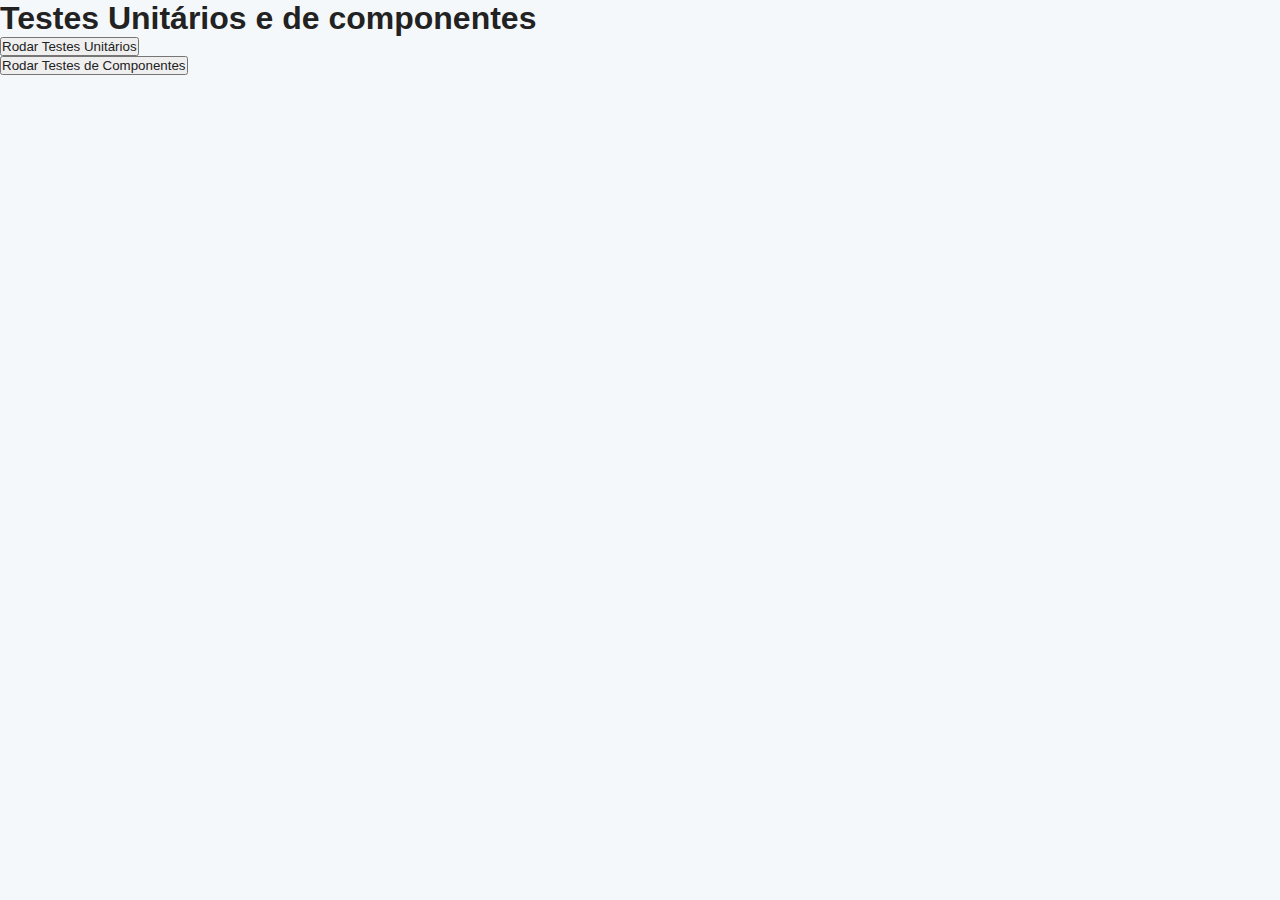
<file: Index.html>
<!DOCTYPE html>
<html lang="pt/br">
<head>
    <meta charset="UTF-8" />
    <title>Sistema de testes feira livre</title>
    <link rel="stylesheet" type="text/css" href="css/style.css">
    <link href="https://fonts.googleapis.com/css2?family=Poppins:wght@500;600;700&display=swap" rel="stylesheet">
</head>


<body>
    <div class="container">
        <div class="conteudo-centralizado">
            <h1>Testes Unitários e de componentes</h1>

            </form>

            <div class="resultados-wrapper">
                <div class="resultado-bloco">
                    <button id="rodarTestesUnitBtn">Rodar Testes Unitários</button>
                    <pre id="resultados-unitarios" class="testes-resultados"></pre>
                </div>

                <div class="resultado-bloco">
                    <button id="rodarTestesComponentBtn">Rodar Testes de Componentes</button>
                    <pre id="resultados-componentes" class="testes-resultados"></pre>
                </div>
            </div>
</html>
</file>
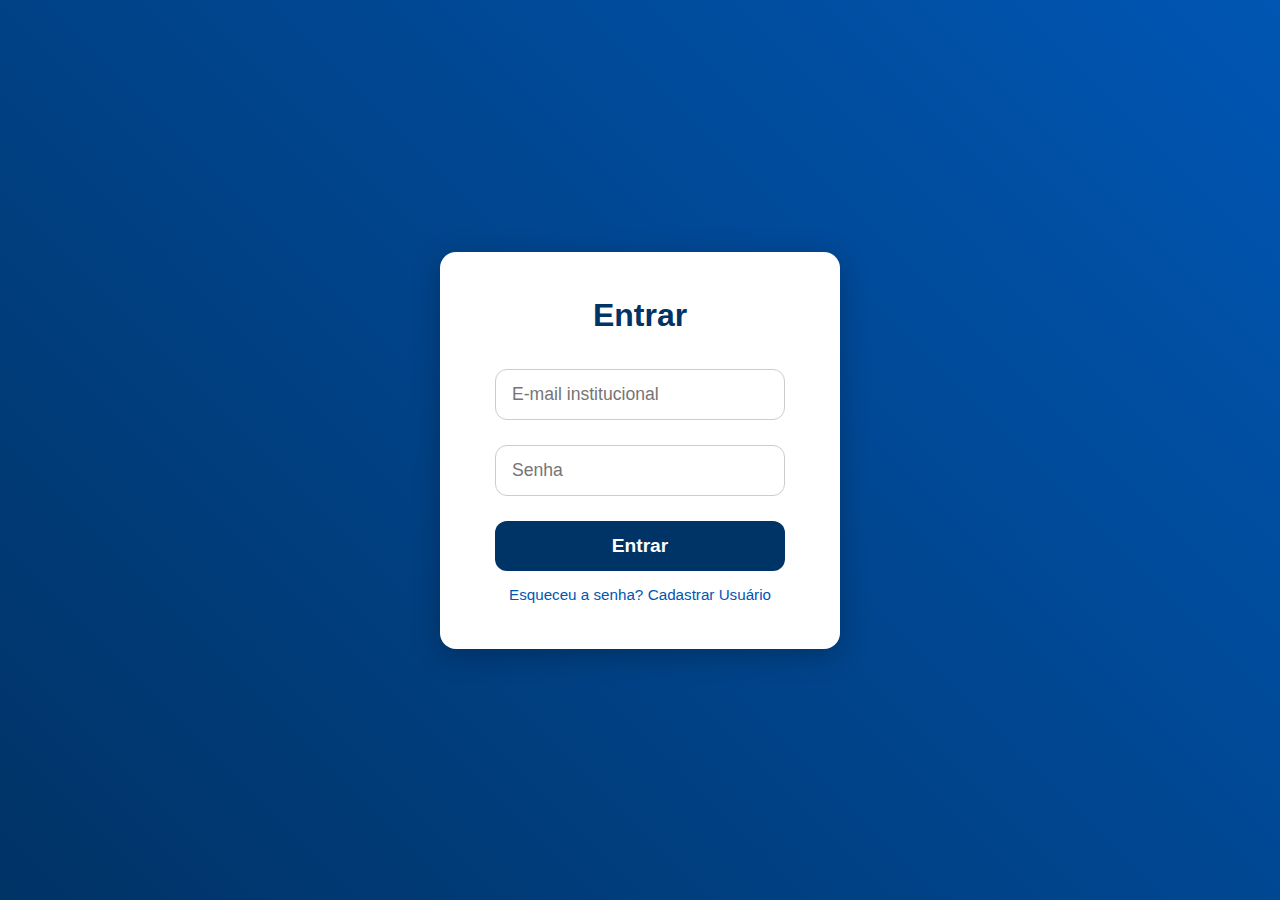
<file: FRONTEND/index.html>
<!DOCTYPE html>
<html lang="pt-BR">
<head>
<meta charset="UTF-8" />
<meta name="viewport" content="width=device-width, initial-scale=1" />
<title>Login - Sistema de Eventos</title>
<link rel="stylesheet" href="css/style.css" />
</head>
<body>
  <div class="login-container">
    <form class="login-form" action="#" method="post">
      <h2>Entrar</h2>
      <input type="email" placeholder="E-mail institucional" required />
      <input type="password" placeholder="Senha" required />
      <button onclick="window.location.href='dashboard.html'">Entrar</button>
      <a href="recuperarsenha.html" class="link-recuperar-senha">Esqueceu a senha?</a>
      <a href="cadastrar-usuario.html" class="link-recuperar-senha">Cadastrar Usuário</a>
    </form>
  </div>
</body>
</html>
</file>
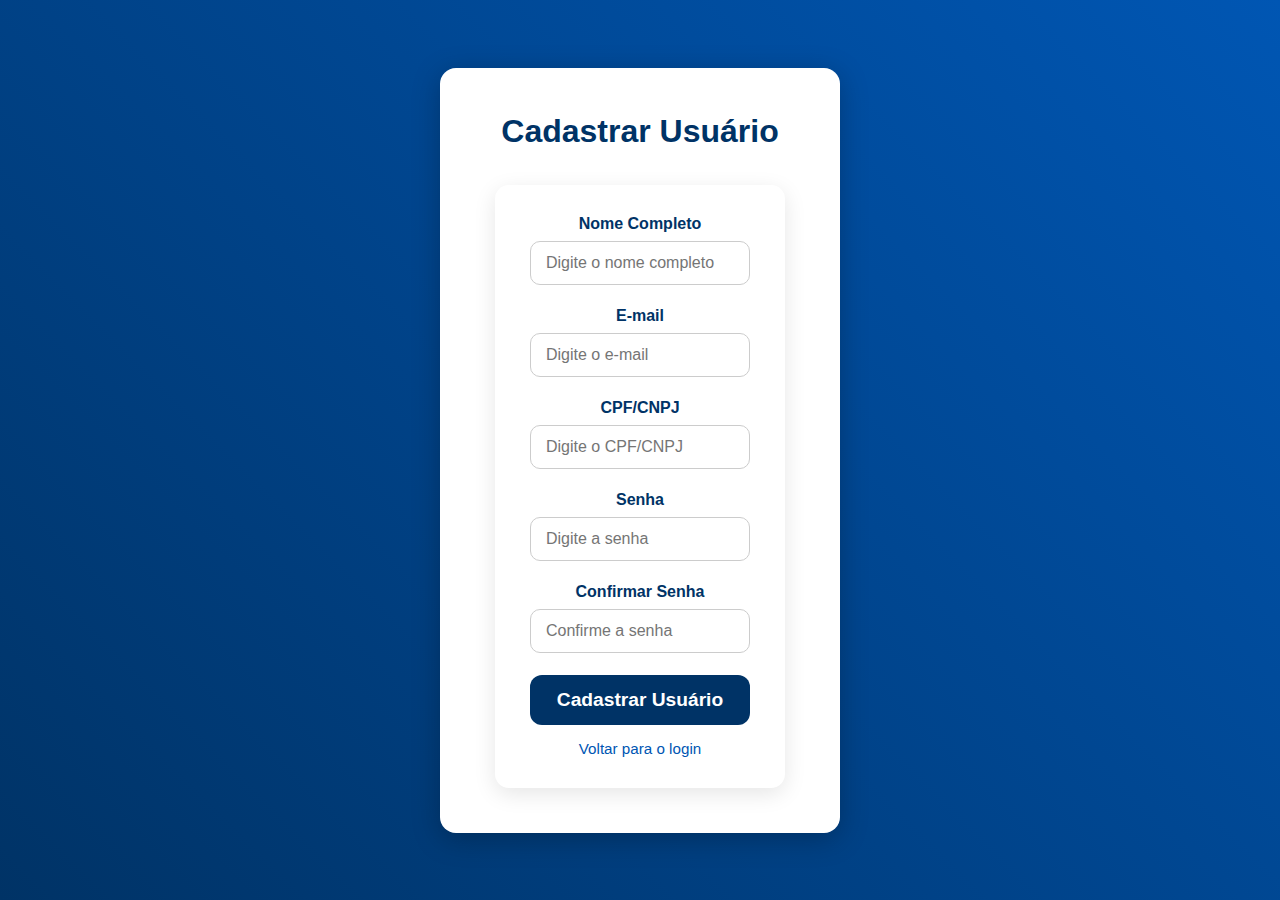
<file: cadastrar-usuario.html>
<!DOCTYPE html>
<html lang="pt-BR">
<head>
  <meta charset="UTF-8" />
  <meta name="viewport" content="width=device-width, initial-scale=1" />
  <title>Cadastrar Usuário</title>
  <link rel="stylesheet" href="css/style.css" />
</head>
<body class="cadastro-usuario-page">
  <div class="login-container">
    <div class="login-form">
      <h2>Cadastrar Usuário</h2>

      <form class="form-evento" action="#" method="post">
        <label for="nome">Nome Completo</label>
        <input type="text" id="nome" name="nome" placeholder="Digite o nome completo" required />

        <label for="email">E-mail</label>
        <input type="email" id="email" name="email" placeholder="Digite o e-mail" required />

        <label for="CPF/CNPJ">CPF/CNPJ</label>
        <input type="CPF/CNPJ" id="CPF/CNPJ" name="CPF/CNPJ" placeholder="Digite o CPF/CNPJ" required />

        <label for="senha">Senha</label>
        <input type="password" id="senha" name="senha" placeholder="Digite a senha" required />

        <label for="confirmar-senha">Confirmar Senha</label>
        <input type="password" id="confirmar-senha" name="confirmar-senha" placeholder="Confirme a senha" required />

        <button type="submit">Cadastrar Usuário</button>


        <a href="index.html" class="link-recuperar-senha">Voltar para o login</a>
      </form>
    </div>
  </div>
  <script src="js/script.js"></script>
</body>
</html>
</file>
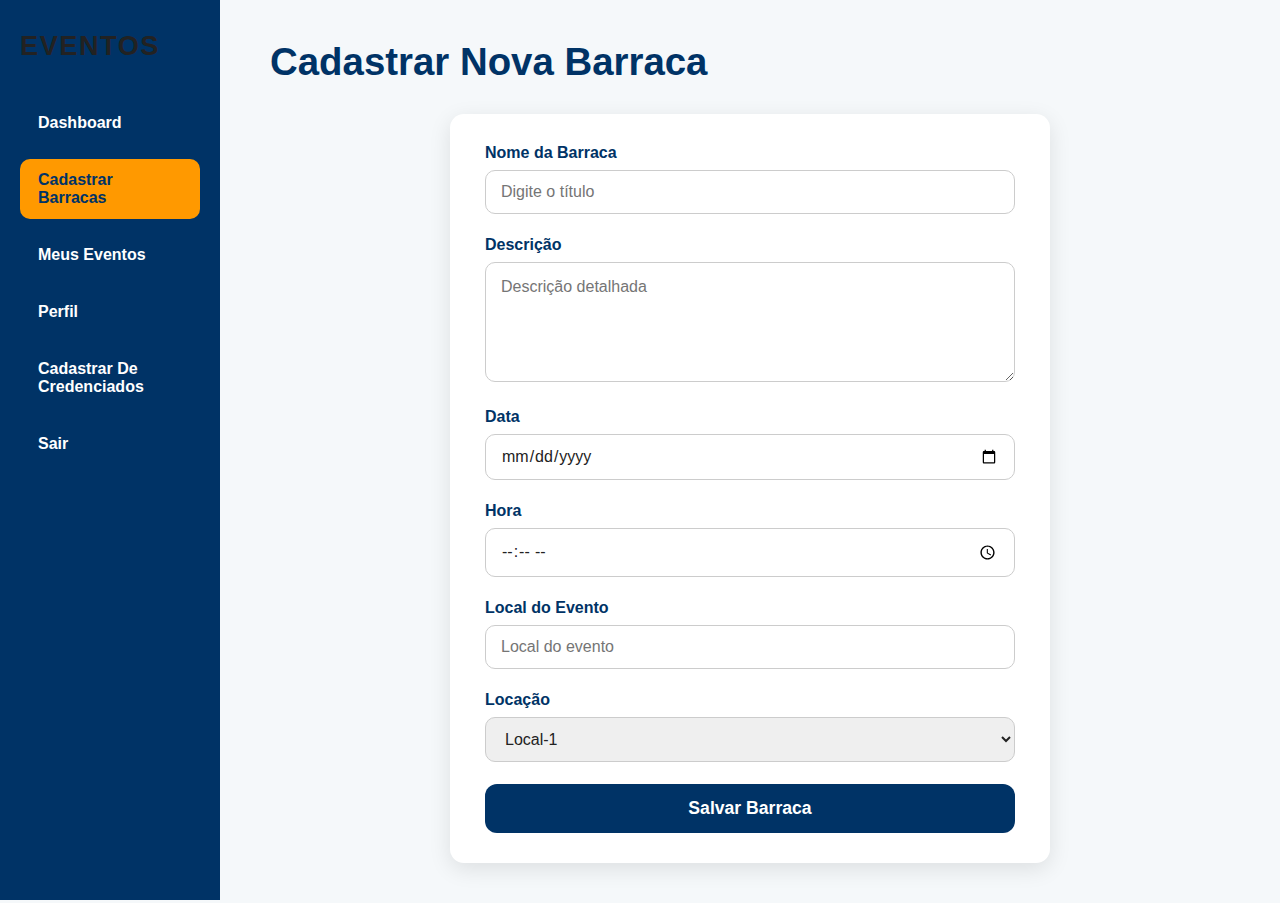
<file: cadastrarevento.html>
<!DOCTYPE html>
<html lang="pt-BR">
<head>
<meta charset="UTF-8" />
<meta name="viewport" content="width=device-width, initial-scale=1" />
<title>Cadastrar Barracas - Sistema de Barracas</title>
<link rel="stylesheet" href="css/style.css" />
</head>
<body class="cadastrar-evento-page">
  <div class="container">
    <aside class="sidebar">
      <h2>EVENTOS</h2>
      <nav>
        <a href="dashboard.html">Dashboard</a>
        <a href="cadastrarevento.html" class="active">Cadastrar Barracas</a>
        <a href="eventos.html">Meus Eventos</a>
        <a href="perfil.html">Perfil</a>
        <a href="cadastrocredenciados.html">Cadastrar De Credenciados</a>
        <a href="index.html">Sair</a>
      </nav>
    </aside>
    <main class="main-content">
      <header>
        <h1>Cadastrar Nova Barraca</h1>
      </header>

      <form class="form-evento" action="#" method="post">
        <label for="titulo">Nome da Barraca</label>
        <input type="text" id="titulo" name="titulo" placeholder="Digite o título" required />

        <label for="descricao">Descrição</label>
        <textarea id="descricao" name="descricao" placeholder="Descrição detalhada" required></textarea>

        <label for="data">Data</label>
        <input type="date" id="data" name="data" required />

        <label for="hora">Hora</label>
        <input type="time" id="hora" name="hora" required />

        <label for="local">Local do Evento</label>
        <input type="text" id="local" name="local" placeholder="Local do evento" required />

        <label for="status">Locação</label>
        <select id="status" name="status" required>
          <option value="local-1">Local-1</option>
          <option value="local-2">Local-2</option>
          <option value="local-3">Local-3</option>
          <option value="local-4">Local-4</option>
          <option value="local-5">Local-5</option>
          <option value="local-6">Local-6</option>
          <option value="local-7">Local-7</option>
          <option value="local-8">Local-8</option>
          <option value="local-9">Local-9</option>
          <option value="local-10">Local-10</option>
        </select>

        <button type="submit">Salvar Barraca</button>
      </form>
    </main>
  </div>
</body>
</html>
</file>
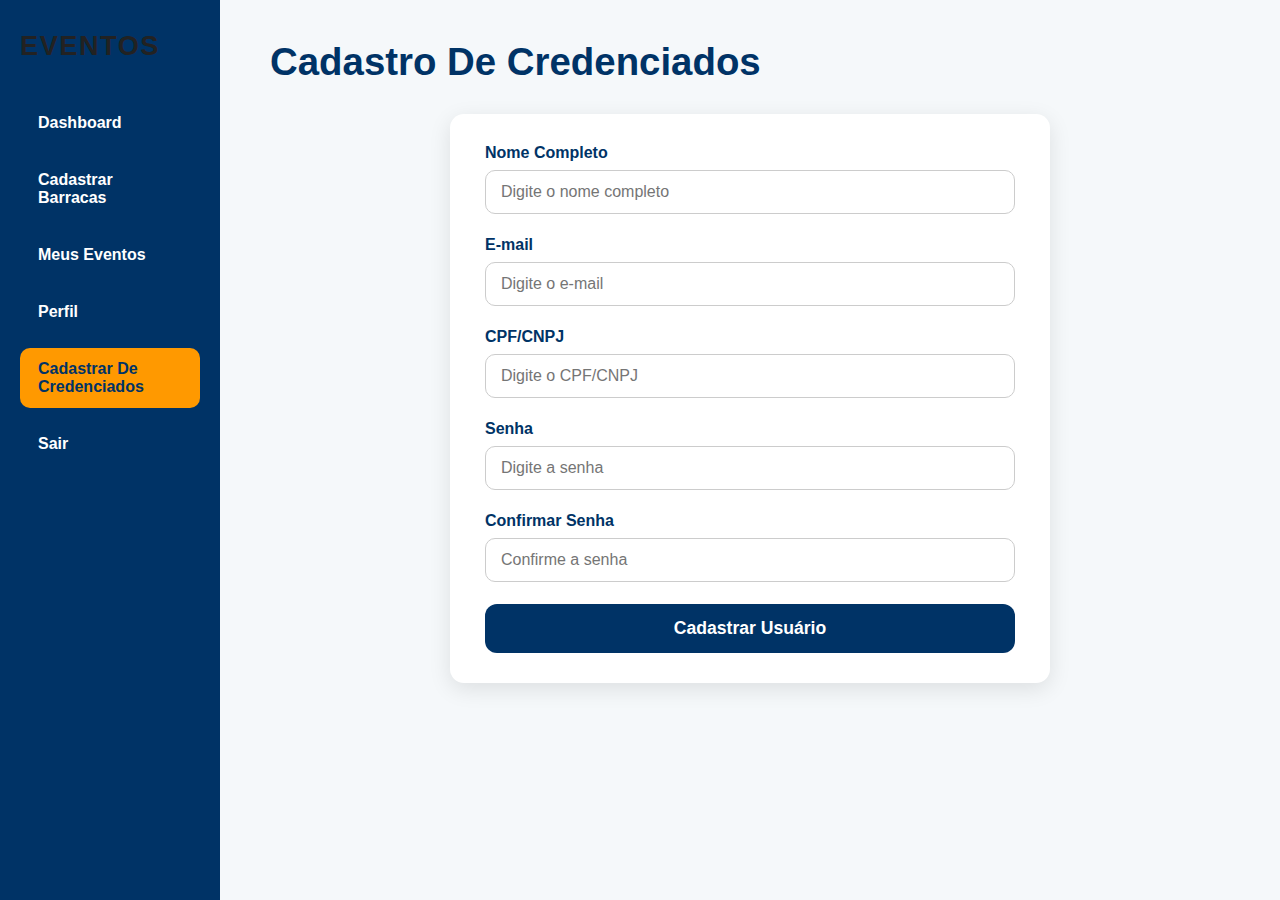
<file: cadastrocredenciados.html>
<!DOCTYPE html>
<html lang="pt-BR">
<head>
<meta charset="UTF-8" />
<meta name="viewport" content="width=device-width, initial-scale=1" />
<title>Cadastrar Usuário - Sistema de Eventos</title>
<link rel="stylesheet" href="css/style.css" />
</head>
<body class="cadastro-credenciados-page">
  <div class="container">
    <aside class="sidebar">
      <h2>EVENTOS</h2>
      <nav>
        <a href="dashboard.html">Dashboard</a>
        <a href="cadastrarevento.html">Cadastrar Barracas</a>
        <a href="eventos.html">Meus Eventos</a>
        <a href="perfil.html">Perfil</a>
        <a href="cadastrocredenciados.html" class="active">Cadastrar De Credenciados</a>
        <a href="index.html">Sair</a>
      </nav>
    </aside>
    <main class="main-content">
      <header>
        <h1>Cadastro De Credenciados</h1>
      </header>

      <form class="form-evento" action="#" method="post">
        <label for="nome">Nome Completo</label>
        <input type="text" id="nome" name="nome" placeholder="Digite o nome completo" required />

        <label for="email">E-mail</label>
        <input type="email" id="email" name="email" placeholder="Digite o e-mail" required />

        <label for="CPF/CNPJ">CPF/CNPJ</label>
        <input type="CPF/CNPJ" id="CPF/CNPJ" name="CPF/CNPJ" placeholder="Digite o CPF/CNPJ" required />

        <label for="senha">Senha</label>
        <input type="password" id="senha" name="senha" placeholder="Digite a senha" required />

        <label for="confirmar-senha">Confirmar Senha</label>
        <input type="password" id="confirmar-senha" name="confirmar-senha" placeholder="Confirme a senha" required />

        <button type="submit">Cadastrar Usuário</button>
      </form>
    </main>
  </div>
</body>
</html>
</file>
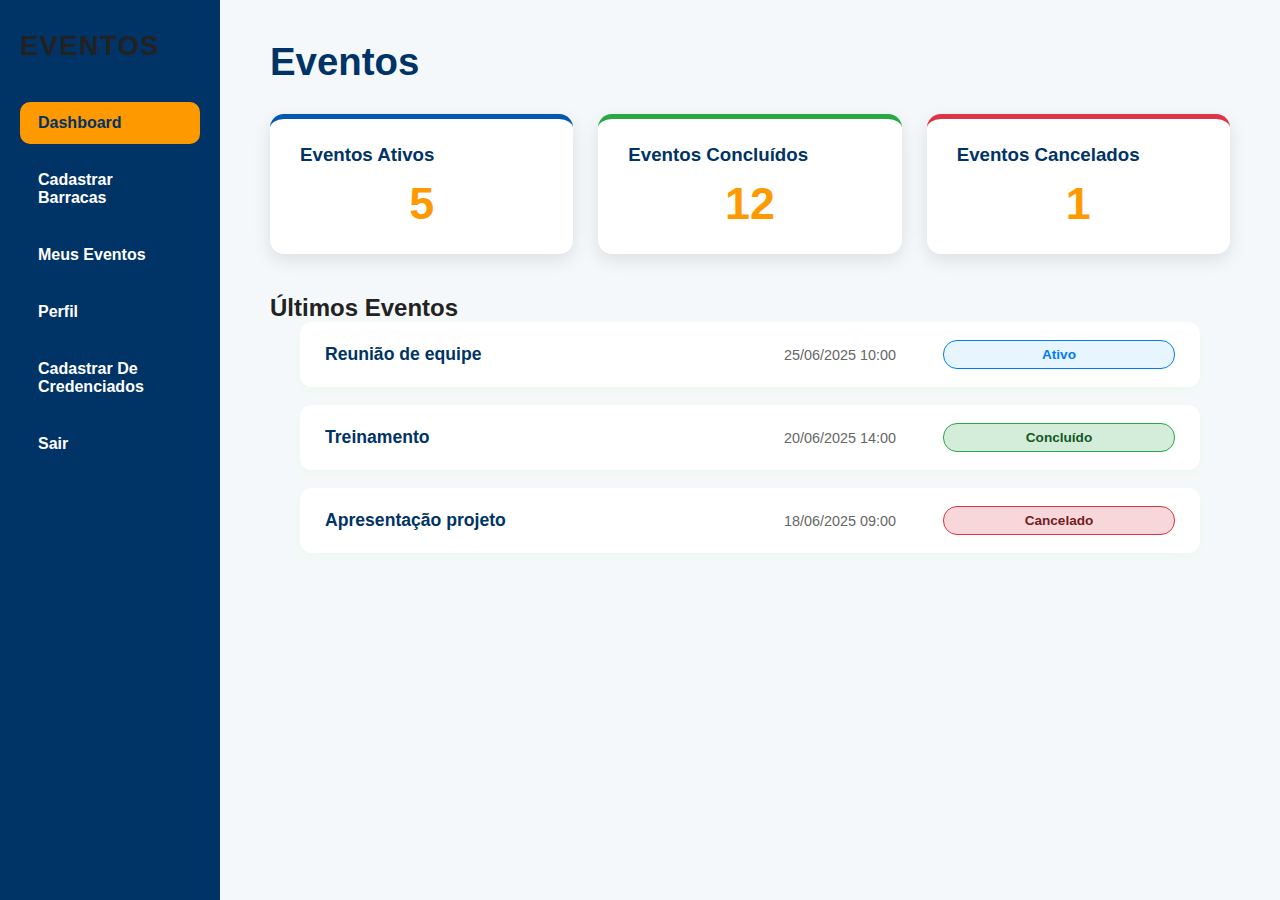
<file: dashboard.html>
<!DOCTYPE html>
<html lang="pt-BR">
<head>
<meta charset="UTF-8" />
<meta name="viewport" content="width=device-width, initial-scale=1" />
<title>Dashboard - Sistema de Eventos</title>
<link rel="stylesheet" href="css/style.css" />
</head>
<body class="dashboard-page">
  <div class="container">
    <aside class="sidebar">
      <h2>EVENTOS</h2>
      <nav>
        <a href="dashboard.html" class="active">Dashboard</a>
        <a href="cadastrarevento.html">Cadastrar Barracas</a>
        <a href="eventos.html">Meus Eventos</a>
        <a href="perfil.html">Perfil</a>
        <a href="cadastrocredenciados.html">Cadastrar De Credenciados</a>
        <a href="index.html">Sair</a>
      </nav>
    </aside>
    <main class="main-content">
      <header>
        <h1>Eventos</h1>
      </header>

      <section class="cards">
        <article class="card card-blue">
          <h3>Eventos Ativos</h3>
          <p class="card-number">5</p>
        </article>
        <article class="card card-green">
          <h3>Eventos Concluídos</h3>
          <p class="card-number">12</p>
        </article>
        <article class="card card-red">
          <h3>Eventos Cancelados</h3>
          <p class="card-number">1</p>
        </article>
      </section>

      <section class="recent-events">
        <h2>Últimos Eventos</h2>
        <ul class="event-list">
          <li>
            <span class="event-title">Reunião de equipe</span>
            <span class="event-date">25/06/2025 10:00</span>
            <span class="event-status status-active">Ativo</span>
          </li>
          <li>
            <span class="event-title">Treinamento</span>
            <span class="event-date">20/06/2025 14:00</span>
            <span class="event-status status-completed">Concluído</span>
          </li>
          <li>
            <span class="event-title">Apresentação projeto</span>
            <span class="event-date">18/06/2025 09:00</span>
            <span class="event-status status-cancelled">Cancelado</span>
          </li>
        </ul>
      </section>
    </main>
  </div>
  <script src="js/script.js"></script>
</body>
</html>
</file>
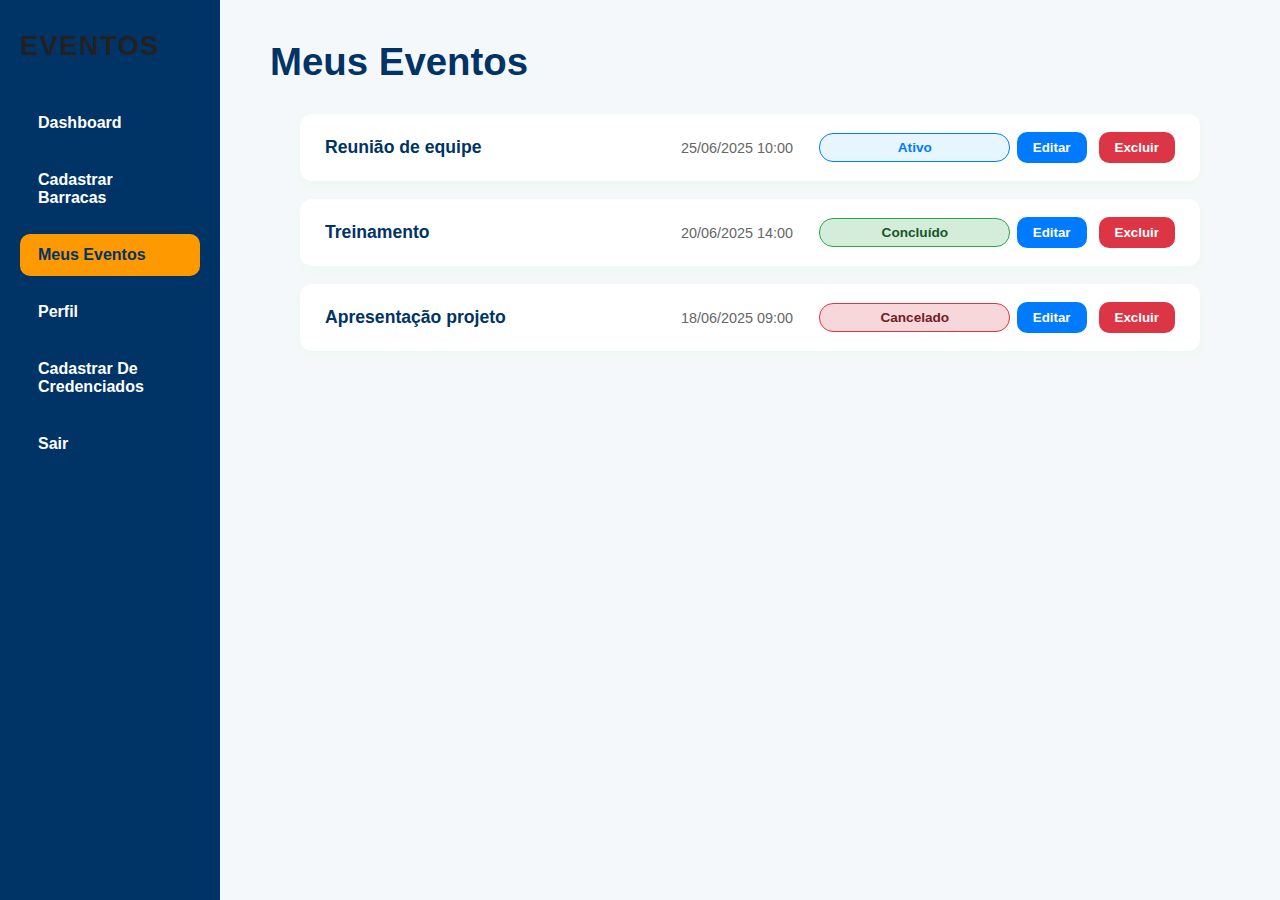
<file: eventos.html>
<!DOCTYPE html>
<html lang="pt-BR">
<head>
<meta charset="UTF-8" />
<meta name="viewport" content="width=device-width, initial-scale=1" />
<title>Meus Eventos - Sistema de Eventos</title>
<link rel="stylesheet" href="css/style.css" />
</head>
<body class="eventos-page">
  <div class="container">
    <aside class="sidebar">
      <h2>EVENTOS</h2>
      <nav>
        <a href="dashboard.html">Dashboard</a>
        <a href="cadastrarevento.html">Cadastrar Barracas</a>
        <a href="eventos.html" class="active">Meus Eventos</a>
        <a href="perfil.html">Perfil</a>
        <a href="cadastrocredenciados.html">Cadastrar De Credenciados</a>
        <a href="index.html">Sair</a>
      </nav>
    </aside>
    <main class="main-content">
      <header>
        <h1>Meus Eventos</h1>
      </header>

      <ul class="event-list">
        <li>
          <span class="event-title">Reunião de equipe</span>
          <span class="event-date">25/06/2025 10:00</span>
          <span class="event-status status-active">Ativo</span>
          <div class="actions">
            <button class="btn-edit">Editar</button>
            <button class="btn-delete">Excluir</button>
          </div>
        </li>
        <li>
          <span class="event-title">Treinamento</span>
          <span class="event-date">20/06/2025 14:00</span>
          <span class="event-status status-completed">Concluído</span>
          <div class="actions">
            <button class="btn-edit">Editar</button>
            <button class="btn-delete">Excluir</button>
          </div>
        </li>
        <li>
          <span class="event-title">Apresentação projeto</span>
          <span class="event-date">18/06/2025 09:00</span>
          <span class="event-status status-cancelled">Cancelado</span>
          <div class="actions">
            <button class="btn-edit">Editar</button>
            <button class="btn-delete">Excluir</button>
          </div>
        </li>
      </ul>
    </main>
  </div>
</body>
</html>
</file>
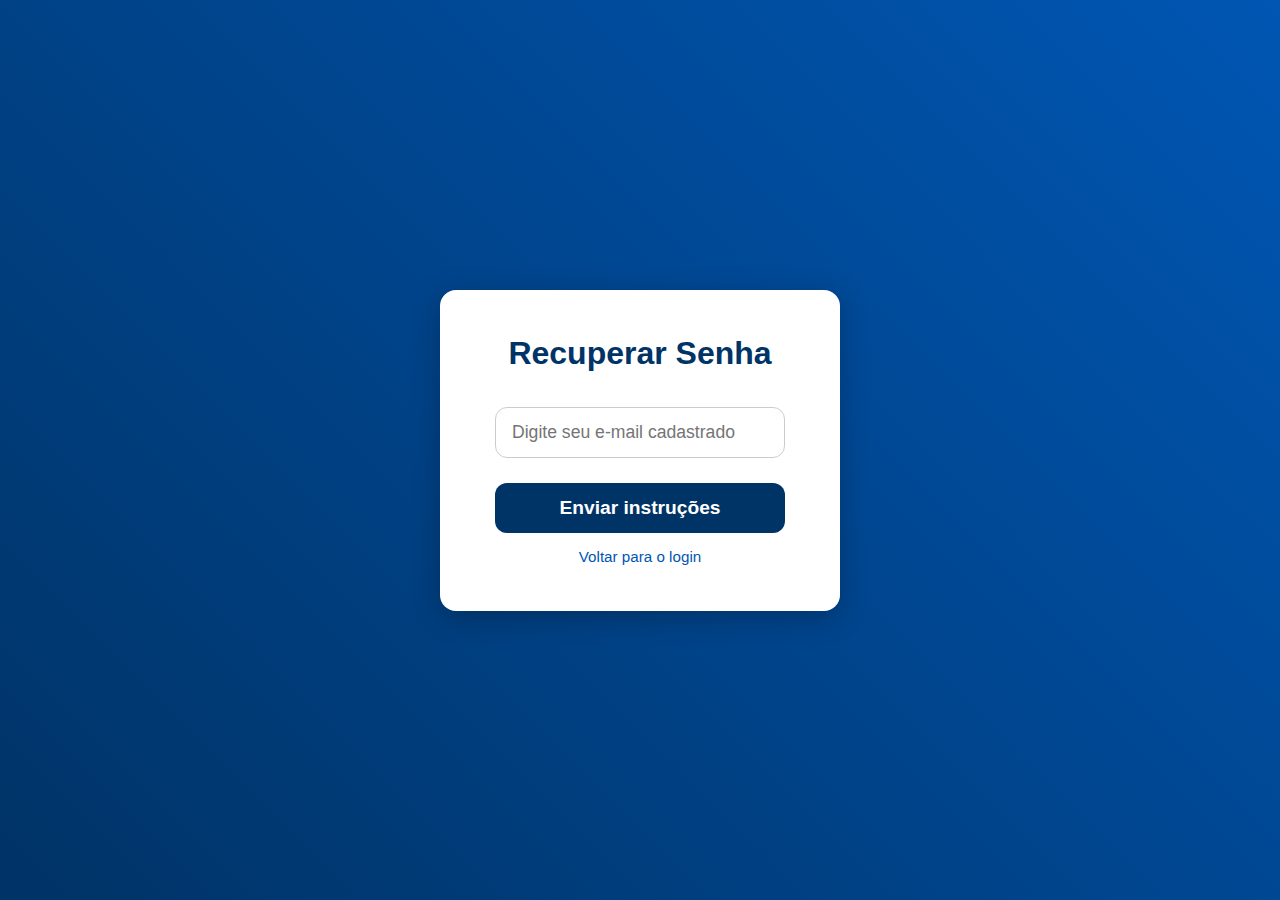
<file: recuperarsenha.html>
<!DOCTYPE html>
<html lang="pt-BR">
<head>
  <meta charset="UTF-8" />
  <meta name="viewport" content="width=device-width, initial-scale=1" />
  <title>Recuperar Senha</title>
  <link rel="stylesheet" href="css/style.css" />
</head>
<body>
  <div class="login-container">
    <div class="login-form">
      <h2>Recuperar Senha</h2>
      <form action="#" method="post">
        <input type="email" placeholder="Digite seu e-mail cadastrado" required />
        <button type="submit">Enviar instruções</button>
        <a href="index.html" class="link-recuperar-senha">Voltar para o login</a>
      </form>
    </div>
  </div>
</body>
</html>
</file>
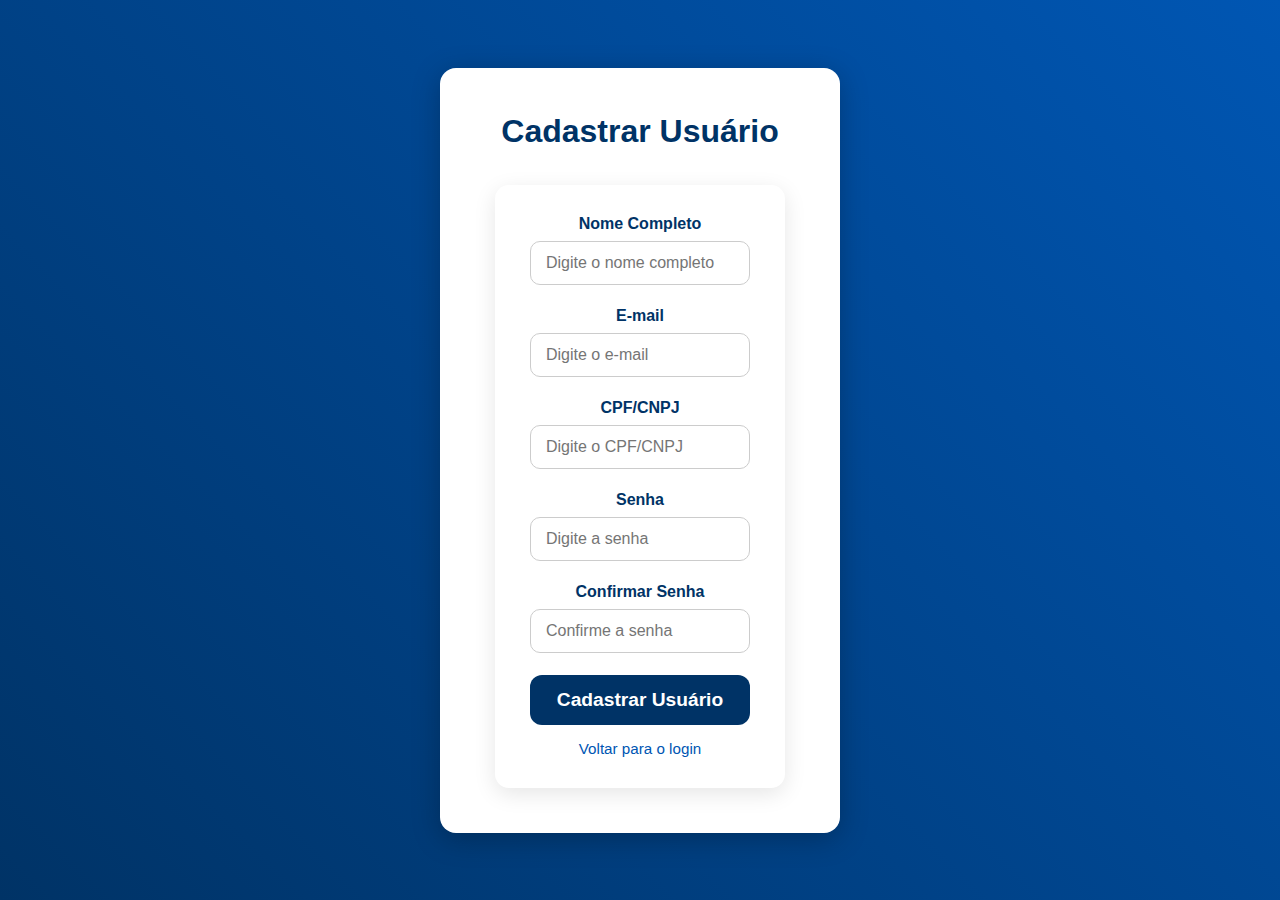
<file: FRONTEND/cadastrar-usuario.html>
<!DOCTYPE html>
<html lang="pt-BR">
<head>
  <meta charset="UTF-8" />
  <meta name="viewport" content="width=device-width, initial-scale=1" />
  <title>Cadastrar Usuário</title>
  <link rel="stylesheet" href="css/style.css" />
</head>
<body>
  <div class="login-container">
    <div class="login-form">
      <h2>Cadastrar Usuário</h2>

      <form class="form-evento" action="#" method="post">
        <label for="nome">Nome Completo</label>
        <input type="text" id="nome" name="nome" placeholder="Digite o nome completo" required />

        <label for="email">E-mail</label>
        <input type="email" id="email" name="email" placeholder="Digite o e-mail" required />

        <label for="CPF/CNPJ">CPF/CNPJ</label>
        <input type="CPF/CNPJ" id="CPF/CNPJ" name="CPF/CNPJ" placeholder="Digite o CPF/CNPJ" required />

        <label for="senha">Senha</label>
        <input type="password" id="senha" name="senha" placeholder="Digite a senha" required />

        <label for="confirmar-senha">Confirmar Senha</label>
        <input type="password" id="confirmar-senha" name="confirmar-senha" placeholder="Confirme a senha" required />

        <button type="submit">Cadastrar Usuário</button>


        <a href="index.html" class="link-recuperar-senha">Voltar para o login</a>
      </form>
    </div>
  </div>
</body>
</html>
</file>
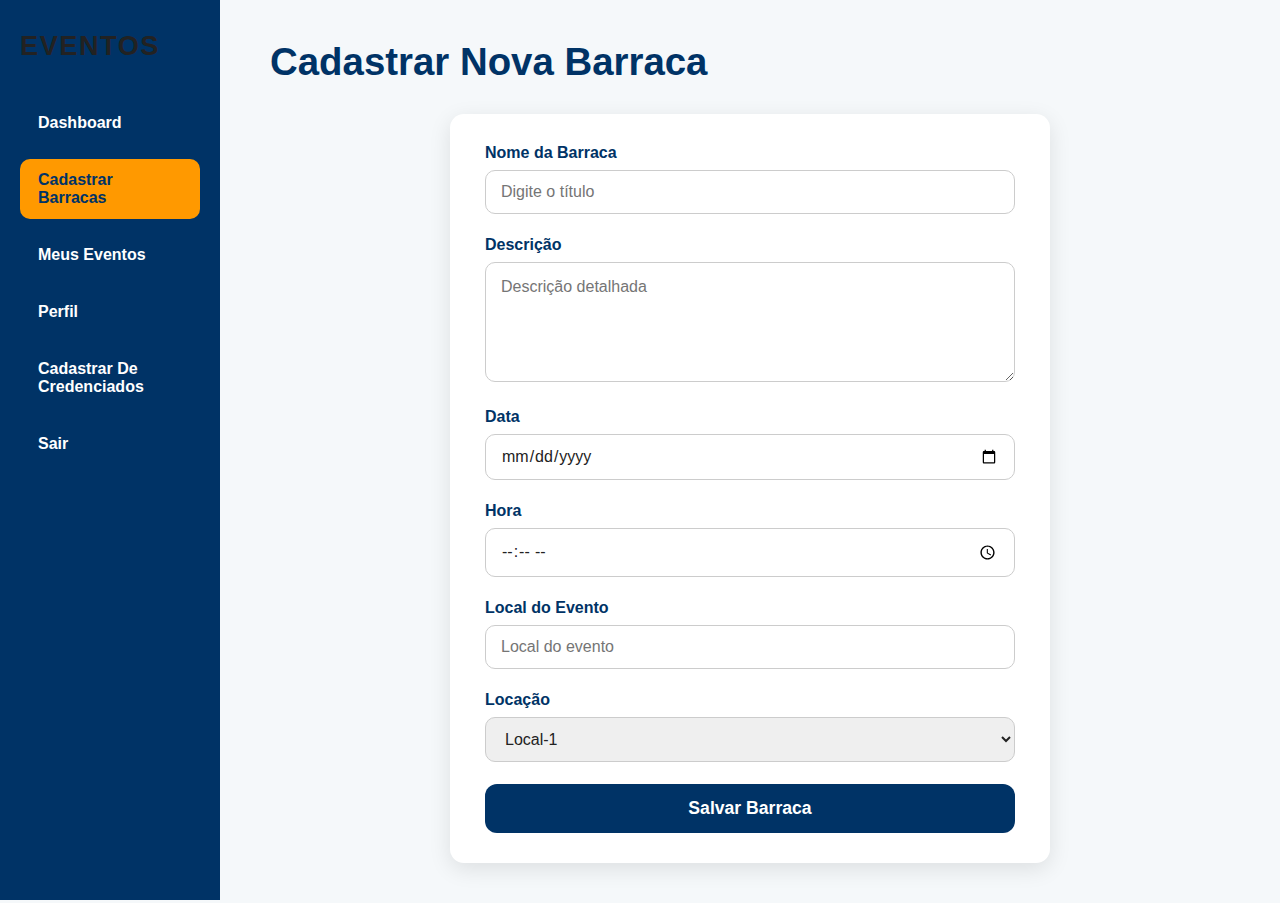
<file: FRONTEND/cadastrarevento.html>
<!DOCTYPE html>
<html lang="pt-BR">
<head>
<meta charset="UTF-8" />
<meta name="viewport" content="width=device-width, initial-scale=1" />
<title>Cadastrar Barracas - Sistema de Barracas</title>
<link rel="stylesheet" href="css/style.css" />
</head>
<body>
  <div class="container">
    <aside class="sidebar">
      <h2>EVENTOS</h2>
      <nav>
        <a href="dashboard.html">Dashboard</a>
        <a href="cadastrarevento.html" class="active">Cadastrar Barracas</a>
        <a href="eventos.html">Meus Eventos</a>
        <a href="perfil.html">Perfil</a>
        <a href="cadastrocredenciados.html">Cadastrar De Credenciados</a>
        <a href="index.html">Sair</a>
      </nav>
    </aside>
    <main class="main-content">
      <header>
        <h1>Cadastrar Nova Barraca</h1>
      </header>

      <form class="form-evento" action="#" method="post">
        <label for="titulo">Nome da Barraca</label>
        <input type="text" id="titulo" name="titulo" placeholder="Digite o título" required />

        <label for="descricao">Descrição</label>
        <textarea id="descricao" name="descricao" placeholder="Descrição detalhada" required></textarea>

        <label for="data">Data</label>
        <input type="date" id="data" name="data" required />

        <label for="hora">Hora</label>
        <input type="time" id="hora" name="hora" required />

        <label for="local">Local do Evento</label>
        <input type="text" id="local" name="local" placeholder="Local do evento" required />

        <label for="status">Locação</label>
        <select id="status" name="status" required>
          <option value="local-1">Local-1</option>
          <option value="local-2">Local-2</option>
          <option value="local-3">Local-3</option>
          <option value="local-4">Local-4</option>
          <option value="local-5">Local-5</option>
          <option value="local-6">Local-6</option>
          <option value="local-7">Local-7</option>
          <option value="local-8">Local-8</option>
          <option value="local-9">Local-9</option>
          <option value="local-10">Local-10</option>
        </select>

        <button type="submit">Salvar Barraca</button>
      </form>
    </main>
  </div>
</body>
</html>
</file>
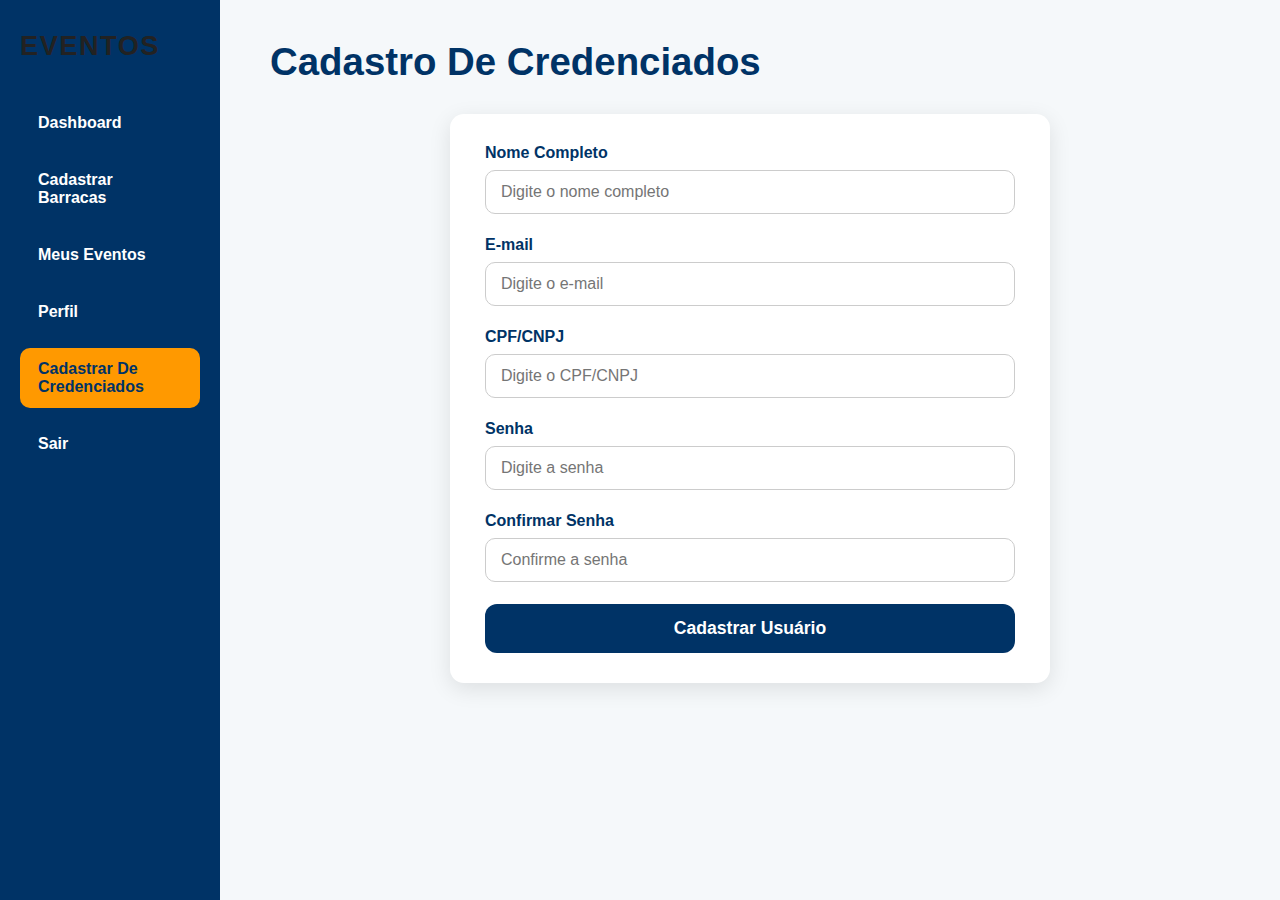
<file: FRONTEND/cadastrocredenciados.html>
<!DOCTYPE html>
<html lang="pt-BR">
<head>
<meta charset="UTF-8" />
<meta name="viewport" content="width=device-width, initial-scale=1" />
<title>Cadastrar Usuário - Sistema de Eventos</title>
<link rel="stylesheet" href="css/style.css" />
</head>
<body>
  <div class="container">
    <aside class="sidebar">
      <h2>EVENTOS</h2>
      <nav>
        <a href="dashboard.html">Dashboard</a>
        <a href="cadastrarevento.html">Cadastrar Barracas</a>
        <a href="eventos.html">Meus Eventos</a>
        <a href="perfil.html">Perfil</a>
        <a href="cadastrocredenciados.html" class="active">Cadastrar De Credenciados</a>
        <a href="index.html">Sair</a>
      </nav>
    </aside>
    <main class="main-content">
      <header>
        <h1>Cadastro De Credenciados</h1>
      </header>

      <form class="form-evento" action="#" method="post">
        <label for="nome">Nome Completo</label>
        <input type="text" id="nome" name="nome" placeholder="Digite o nome completo" required />

        <label for="email">E-mail</label>
        <input type="email" id="email" name="email" placeholder="Digite o e-mail" required />

        <label for="CPF/CNPJ">CPF/CNPJ</label>
        <input type="CPF/CNPJ" id="CPF/CNPJ" name="CPF/CNPJ" placeholder="Digite o CPF/CNPJ" required />

        <label for="senha">Senha</label>
        <input type="password" id="senha" name="senha" placeholder="Digite a senha" required />

        <label for="confirmar-senha">Confirmar Senha</label>
        <input type="password" id="confirmar-senha" name="confirmar-senha" placeholder="Confirme a senha" required />

        <button type="submit">Cadastrar Usuário</button>
      </form>
    </main>
  </div>
</body>
</html>
</file>
<file: css/style.css>
/* Reset e base */
* {
    box-sizing: border-box;
    margin: 0;
    padding: 0;
    font-family: 'Segoe UI', Tahoma, Geneva, Verdana, sans-serif;
    color: #222;
  }
  
  body, html {
    height: 100%;
    background-color: #f5f8fa;
  }
  
  /* Container principal */
  .container {
    display: flex;
    min-height: 100vh;
  }
  
  /* Sidebar */
  .sidebar {
    width: 220px;
    background: #003366;
    color: white;
    padding: 30px 20px;
    display: flex;
    flex-direction: column;
    gap: 25px;
    position: fixed;
    height: 100%;
  }
  
  .sidebar h2 {
    font-size: 1.7rem;
    font-weight: 900;
    letter-spacing: 1.5px;
    margin-bottom: 15px;
    user-select: none;
  }
  
  .sidebar nav {
    display: flex;
    flex-direction: column;
    gap: 15px;
  }
  
  .sidebar nav a {
    text-decoration: none;
    color: white;
    font-weight: 600;
    padding: 12px 18px;
    border-radius: 10px;
    transition: background-color 0.25s ease;
    user-select: none;
  }
  
  .sidebar nav a:hover,
  .sidebar nav a.active {
    background-color: #ff9900;
    color: #003366;
    font-weight: 700;
  }
  
  /* Main Content */
  .main-content {
    margin-left: 220px;
    padding: 40px 50px;
    flex-grow: 1;
    background-color: #f5f8fa;
    min-height: 100vh;
  }
  
  .main-content header h1 {
    font-size: 2.4rem;
    margin-bottom: 30px;
    color: #003366;
    user-select: none;
  }
  
  /* Cards Dashboard */
  .cards {
    display: flex;
    gap: 25px;
    margin-bottom: 40px;
    flex-wrap: wrap;
  }
  
  .card {
    flex: 1;
    min-width: 220px;
    background-color: white;
    padding: 25px 30px;
    border-radius: 14px;
    box-shadow: 0 6px 18px rgb(0 0 0 / 0.1);
    user-select: none;
    transition: transform 0.3s ease;
  }
  
  .card:hover {
    transform: translateY(-5px);
  }
  
  .card h3 {
    font-weight: 700;
    margin-bottom: 12px;
    color: #003366;
  }
  
  .card-number {
    font-size: 2.8rem;
    font-weight: 800;
    color: #ff9900;
    text-align: center;
  }
  
  /* Cores dos cards */
  .card-blue {
    border-top: 5px solid #0056b3;
  }
  
  .card-green {
    border-top: 5px solid #28a745;
  }
  
  .card-red {
    border-top: 5px solid #dc3545;
  }
  
  /* Listas de eventos */
  .event-list {
    list-style: none;
    max-width: 900px;
    margin: 0 auto;
  }
  
  .event-list li {
    background-color: white;
    padding: 18px 25px;
    border-radius: 12px;
    margin-bottom: 18px;
    display: flex;
    align-items: center;
    justify-content: space-between;
    box-shadow: 0 4px 12px rgba(73, 250, 66, 0.05);
    user-select: none;
  }
  
  .event-title {
    font-weight: 700;
    font-size: 1.1rem;
    color: #003366;
    flex: 2;
  }
  
  .event-date {
    flex: 1;
    text-align: center;
    color: #666;
    font-size: 0.9rem;
  }
  
  .event-status {
    flex: 1;
    font-weight: 600;
    text-align: center;
    padding: 6px 12px;
    border-radius: 14px;
    font-size: 0.85rem;
    user-select: none;
  }
  
  .status-active {
    background-color: #e7f5ff;
    color: #007bff;
    border: 1.5px solid #007bff;
  }
  
  .status-completed {
    background-color: #d4edda;
    color: #155724;
    border: 1.5px solid #28a745;
  }
  
  .status-cancelled {
    background-color: #f8d7da;
    color: #721c24;
    border: 1.5px solid #dc3545;
  }
  
  /* Ações dos eventos */
  .actions {
    flex: 1;
    display: flex;
    justify-content: flex-end;
    gap: 12px;
  }
  
  .btn-edit, .btn-delete {
    border: none;
    padding: 8px 16px;
    border-radius: 10px;
    font-weight: 600;
    cursor: pointer;
    transition: background-color 0.3s ease;
    color: white;
    user-select: none;
  }
  
  .btn-edit {
    background-color: #007bff;
  }
  
  .btn-edit:hover {
    background-color: #0056b3;
  }
  
  .btn-delete {
    background-color: #dc3545;
  }
  
  .btn-delete:hover {
    background-color: #a71d2a;
  }
  
  /* Formulários (cadastrar evento e usuário) */
  .form-evento {
    background-color: white;
    padding: 30px 35px;
    max-width: 600px;
    border-radius: 14px;
    box-shadow: 0 6px 22px rgb(0 0 0 / 0.1);
    margin: 0 auto;
    user-select: none;
  }
  
  .form-evento label {
    display: block;
    margin-bottom: 8px;
    font-weight: 700;
    color: #003366;
  }
  
  .form-evento input[type="text"],
  .form-evento input[type="email"],
  .form-evento input[type="CPF/CNPJ"],
  .form-evento input[type="password"],
  .form-evento input[type="date"],
  .form-evento input[type="time"],
  .form-evento select,
  .form-evento textarea {
    width: 100%;
    padding: 12px 15px;
    margin-bottom: 22px;
    border-radius: 10px;
    border: 1.5px solid #ccc;
    font-size: 1rem;
    font-family: inherit;
    transition: border-color 0.3s ease;
    resize: vertical;
  }
  
  .form-evento input[type="text"]:focus,
  .form-evento input[type="email"]:focus,
  .form-evento input[type="CPF/CNPJ"]:focus,
  .form-evento input[type="password"]:focus,
  .form-evento input[type="date"]:focus,
  .form-evento input[type="time"]:focus,
  .form-evento select:focus,
  .form-evento textarea:focus {
    border-color: #ff9900;
    outline: none;
  }
  
  .form-evento textarea {
    min-height: 120px;
    line-height: 1.5;
  }
  
  .form-evento button {
    background-color: #003366;
    color: white;
    padding: 14px 28px;
    border: none;
    border-radius: 12px;
    font-weight: 700;
    cursor: pointer;
    font-size: 1.1rem;
    width: 100%;
    transition: background-color 0.3s ease;
    user-select: none;
  }
  
  .form-evento button:hover {
    background-color: #ff9900;
    color: #003366;
  }
  
  /* Perfil */
  .profile-info {
    max-width: 600px;
    background-color: white;
    padding: 30px 35px;
    border-radius: 14px;
    box-shadow: 0 6px 22px rgb(0 0 0 / 0.1);
    margin: 0 auto;
    user-select: none;
  }
  
  .profile-info p {
    font-size: 1.2rem;
    margin-bottom: 18px;
    color: #003366;
  }
  
  /* Login Page */
  .login-container {
    height: 100vh;
    display: flex;
    justify-content: center;
    align-items: center;
    background: linear-gradient(45deg, #003366, #0056b3);
  }
  
  .login-form {
    background-color: white;
    padding: 45px 55px;
    border-radius: 16px;
    box-shadow: 0 6px 28px rgba(0,0,0,0.25);
    max-width: 400px;
    width: 100%;
    text-align: center;
    user-select: none;
  }
  
  .login-form h2 {
    margin-bottom: 35px;
    color: #003366;
    font-size: 2rem;
    font-weight: 800;
  }
  
  .login-form input {
    width: 100%;
    padding: 14px 16px;
    margin-bottom: 25px;
    border-radius: 12px;
    border: 1.5px solid #ccc;
    font-size: 1.1rem;
    transition: border-color 0.3s ease;
  }
  
  .login-form input:focus {
    border-color: #ff9900;
    outline: none;
  }
  
  .login-form button {
    background-color: #003366;
    color: white;
    border: none;
    padding: 14px 0;
    font-weight: 700;
    border-radius: 12px;
    cursor: pointer;
    transition: background-color 0.3s ease;
    font-size: 1.2rem;
    width: 100%;
  }
  
  .login-form button:hover {
    background-color: #ff9900;
    color: #003366;
  }
  
  /* Responsividade */
  @media (max-width: 900px) {
    .container {
      flex-direction: column;
    }
  
    .sidebar {
      position: relative;
      width: 100%;
      height: auto;
      padding: 15px 20px;
      flex-direction: row;
      overflow-x: auto;
      gap: 12px;
    }
  
    .sidebar h2 {
      margin-bottom: 0;
      margin-right: 25px;
      font-size: 1.4rem;
    }
  
    .sidebar nav {
      flex-direction: row;
      gap: 10px;
    }
  
    .sidebar nav a {
      padding: 8px 14px;
      white-space: nowrap;
      font-size: 0.9rem;
    }
  
    .main-content {
      margin-left: 0;
      padding: 20px 25px;
    }
  
    .cards {
      flex-direction: column;
    }
  
    .form-evento,
    .profile-info {
      max-width: 100%;
      padding: 25px 20px;
    }
  }
  
  @media (max-width: 400px) {
    .form-evento button,
    .login-form button {
      font-size: 1rem;
      padding: 12px 0;
    }
  }
  .link-recuperar-senha {
    display: inline-block;
    margin-top: 15px;
    font-size: 0.95rem;
    color: #0056b3;
    text-decoration: none;
    transition: color 0.3s ease;
  }
  
  .link-recuperar-senha:hover {
    color: #ff9900;
    text-decoration: underline;
  }
</file>
<file: FRONTEND/css/style.css>
/* Reset e base */
* {
    box-sizing: border-box;
    margin: 0;
    padding: 0;
    font-family: 'Segoe UI', Tahoma, Geneva, Verdana, sans-serif;
    color: #222;
  }
  
  body, html {
    height: 100%;
    background-color: #f5f8fa;
  }
  
  /* Container principal */
  .container {
    display: flex;
    min-height: 100vh;
  }
  
  /* Sidebar */
  .sidebar {
    width: 220px;
    background: #003366;
    color: white;
    padding: 30px 20px;
    display: flex;
    flex-direction: column;
    gap: 25px;
    position: fixed;
    height: 100%;
  }
  
  .sidebar h2 {
    font-size: 1.7rem;
    font-weight: 900;
    letter-spacing: 1.5px;
    margin-bottom: 15px;
    user-select: none;
  }
  
  .sidebar nav {
    display: flex;
    flex-direction: column;
    gap: 15px;
  }
  
  .sidebar nav a {
    text-decoration: none;
    color: white;
    font-weight: 600;
    padding: 12px 18px;
    border-radius: 10px;
    transition: background-color 0.25s ease;
    user-select: none;
  }
  
  .sidebar nav a:hover,
  .sidebar nav a.active {
    background-color: #ff9900;
    color: #003366;
    font-weight: 700;
  }
  
  /* Main Content */
  .main-content {
    margin-left: 220px;
    padding: 40px 50px;
    flex-grow: 1;
    background-color: #f5f8fa;
    min-height: 100vh;
  }
  
  .main-content header h1 {
    font-size: 2.4rem;
    margin-bottom: 30px;
    color: #003366;
    user-select: none;
  }
  
  /* Cards Dashboard */
  .cards {
    display: flex;
    gap: 25px;
    margin-bottom: 40px;
    flex-wrap: wrap;
  }
  
  .card {
    flex: 1;
    min-width: 220px;
    background-color: white;
    padding: 25px 30px;
    border-radius: 14px;
    box-shadow: 0 6px 18px rgb(0 0 0 / 0.1);
    user-select: none;
    transition: transform 0.3s ease;
  }
  
  .card:hover {
    transform: translateY(-5px);
  }
  
  .card h3 {
    font-weight: 700;
    margin-bottom: 12px;
    color: #003366;
  }
  
  .card-number {
    font-size: 2.8rem;
    font-weight: 800;
    color: #ff9900;
    text-align: center;
  }
  
  /* Cores dos cards */
  .card-blue {
    border-top: 5px solid #0056b3;
  }
  
  .card-green {
    border-top: 5px solid #28a745;
  }
  
  .card-red {
    border-top: 5px solid #dc3545;
  }
  
  /* Listas de eventos */
  .event-list {
    list-style: none;
    max-width: 900px;
    margin: 0 auto;
  }
  
  .event-list li {
    background-color: white;
    padding: 18px 25px;
    border-radius: 12px;
    margin-bottom: 18px;
    display: flex;
    align-items: center;
    justify-content: space-between;
    box-shadow: 0 4px 12px rgba(73, 250, 66, 0.05);
    user-select: none;
  }
  
  .event-title {
    font-weight: 700;
    font-size: 1.1rem;
    color: #003366;
    flex: 2;
  }
  
  .event-date {
    flex: 1;
    text-align: center;
    color: #666;
    font-size: 0.9rem;
  }
  
  .event-status {
    flex: 1;
    font-weight: 600;
    text-align: center;
    padding: 6px 12px;
    border-radius: 14px;
    font-size: 0.85rem;
    user-select: none;
  }
  
  .status-active {
    background-color: #e7f5ff;
    color: #007bff;
    border: 1.5px solid #007bff;
  }
  
  .status-completed {
    background-color: #d4edda;
    color: #155724;
    border: 1.5px solid #28a745;
  }
  
  .status-cancelled {
    background-color: #f8d7da;
    color: #721c24;
    border: 1.5px solid #dc3545;
  }
  
  /* Ações dos eventos */
  .actions {
    flex: 1;
    display: flex;
    justify-content: flex-end;
    gap: 12px;
  }
  
  .btn-edit, .btn-delete {
    border: none;
    padding: 8px 16px;
    border-radius: 10px;
    font-weight: 600;
    cursor: pointer;
    transition: background-color 0.3s ease;
    color: white;
    user-select: none;
  }
  
  .btn-edit {
    background-color: #007bff;
  }
  
  .btn-edit:hover {
    background-color: #0056b3;
  }
  
  .btn-delete {
    background-color: #dc3545;
  }
  
  .btn-delete:hover {
    background-color: #a71d2a;
  }
  
  /* Formulários (cadastrar evento e usuário) */
  .form-evento {
    background-color: white;
    padding: 30px 35px;
    max-width: 600px;
    border-radius: 14px;
    box-shadow: 0 6px 22px rgb(0 0 0 / 0.1);
    margin: 0 auto;
    user-select: none;
  }
  
  .form-evento label {
    display: block;
    margin-bottom: 8px;
    font-weight: 700;
    color: #003366;
  }
  
  .form-evento input[type="text"],
  .form-evento input[type="email"],
  .form-evento input[type="CPF/CNPJ"],
  .form-evento input[type="password"],
  .form-evento input[type="date"],
  .form-evento input[type="time"],
  .form-evento select,
  .form-evento textarea {
    width: 100%;
    padding: 12px 15px;
    margin-bottom: 22px;
    border-radius: 10px;
    border: 1.5px solid #ccc;
    font-size: 1rem;
    font-family: inherit;
    transition: border-color 0.3s ease;
    resize: vertical;
  }
  
  .form-evento input[type="text"]:focus,
  .form-evento input[type="email"]:focus,
  .form-evento input[type="CPF/CNPJ"]:focus,
  .form-evento input[type="password"]:focus,
  .form-evento input[type="date"]:focus,
  .form-evento input[type="time"]:focus,
  .form-evento select:focus,
  .form-evento textarea:focus {
    border-color: #ff9900;
    outline: none;
  }
  
  .form-evento textarea {
    min-height: 120px;
    line-height: 1.5;
  }
  
  .form-evento button {
    background-color: #003366;
    color: white;
    padding: 14px 28px;
    border: none;
    border-radius: 12px;
    font-weight: 700;
    cursor: pointer;
    font-size: 1.1rem;
    width: 100%;
    transition: background-color 0.3s ease;
    user-select: none;
  }
  
  .form-evento button:hover {
    background-color: #ff9900;
    color: #003366;
  }
  
  /* Perfil */
  .profile-info {
    max-width: 600px;
    background-color: white;
    padding: 30px 35px;
    border-radius: 14px;
    box-shadow: 0 6px 22px rgb(0 0 0 / 0.1);
    margin: 0 auto;
    user-select: none;
  }
  
  .profile-info p {
    font-size: 1.2rem;
    margin-bottom: 18px;
    color: #003366;
  }
  
  /* Login Page */
  .login-container {
    height: 100vh;
    display: flex;
    justify-content: center;
    align-items: center;
    background: linear-gradient(45deg, #003366, #0056b3);
  }
  
  .login-form {
    background-color: white;
    padding: 45px 55px;
    border-radius: 16px;
    box-shadow: 0 6px 28px rgba(0,0,0,0.25);
    max-width: 400px;
    width: 100%;
    text-align: center;
    user-select: none;
  }
  
  .login-form h2 {
    margin-bottom: 35px;
    color: #003366;
    font-size: 2rem;
    font-weight: 800;
  }
  
  .login-form input {
    width: 100%;
    padding: 14px 16px;
    margin-bottom: 25px;
    border-radius: 12px;
    border: 1.5px solid #ccc;
    font-size: 1.1rem;
    transition: border-color 0.3s ease;
  }
  
  .login-form input:focus {
    border-color: #ff9900;
    outline: none;
  }
  
  .login-form button {
    background-color: #003366;
    color: white;
    border: none;
    padding: 14px 0;
    font-weight: 700;
    border-radius: 12px;
    cursor: pointer;
    transition: background-color 0.3s ease;
    font-size: 1.2rem;
    width: 100%;
  }
  
  .login-form button:hover {
    background-color: #ff9900;
    color: #003366;
  }
  
  /* Responsividade */
  @media (max-width: 900px) {
    .container {
      flex-direction: column;
    }
  
    .sidebar {
      position: relative;
      width: 100%;
      height: auto;
      padding: 15px 20px;
      flex-direction: row;
      overflow-x: auto;
      gap: 12px;
    }
  
    .sidebar h2 {
      margin-bottom: 0;
      margin-right: 25px;
      font-size: 1.4rem;
    }
  
    .sidebar nav {
      flex-direction: row;
      gap: 10px;
    }
  
    .sidebar nav a {
      padding: 8px 14px;
      white-space: nowrap;
      font-size: 0.9rem;
    }
  
    .main-content {
      margin-left: 0;
      padding: 20px 25px;
    }
  
    .cards {
      flex-direction: column;
    }
  
    .form-evento,
    .profile-info {
      max-width: 100%;
      padding: 25px 20px;
    }
  }
  
  @media (max-width: 400px) {
    .form-evento button,
    .login-form button {
      font-size: 1rem;
      padding: 12px 0;
    }
  }
  .link-recuperar-senha {
    display: inline-block;
    margin-top: 15px;
    font-size: 0.95rem;
    color: #0056b3;
    text-decoration: none;
    transition: color 0.3s ease;
  }
  
  .link-recuperar-senha:hover {
    color: #ff9900;
    text-decoration: underline;
  }
</file>
